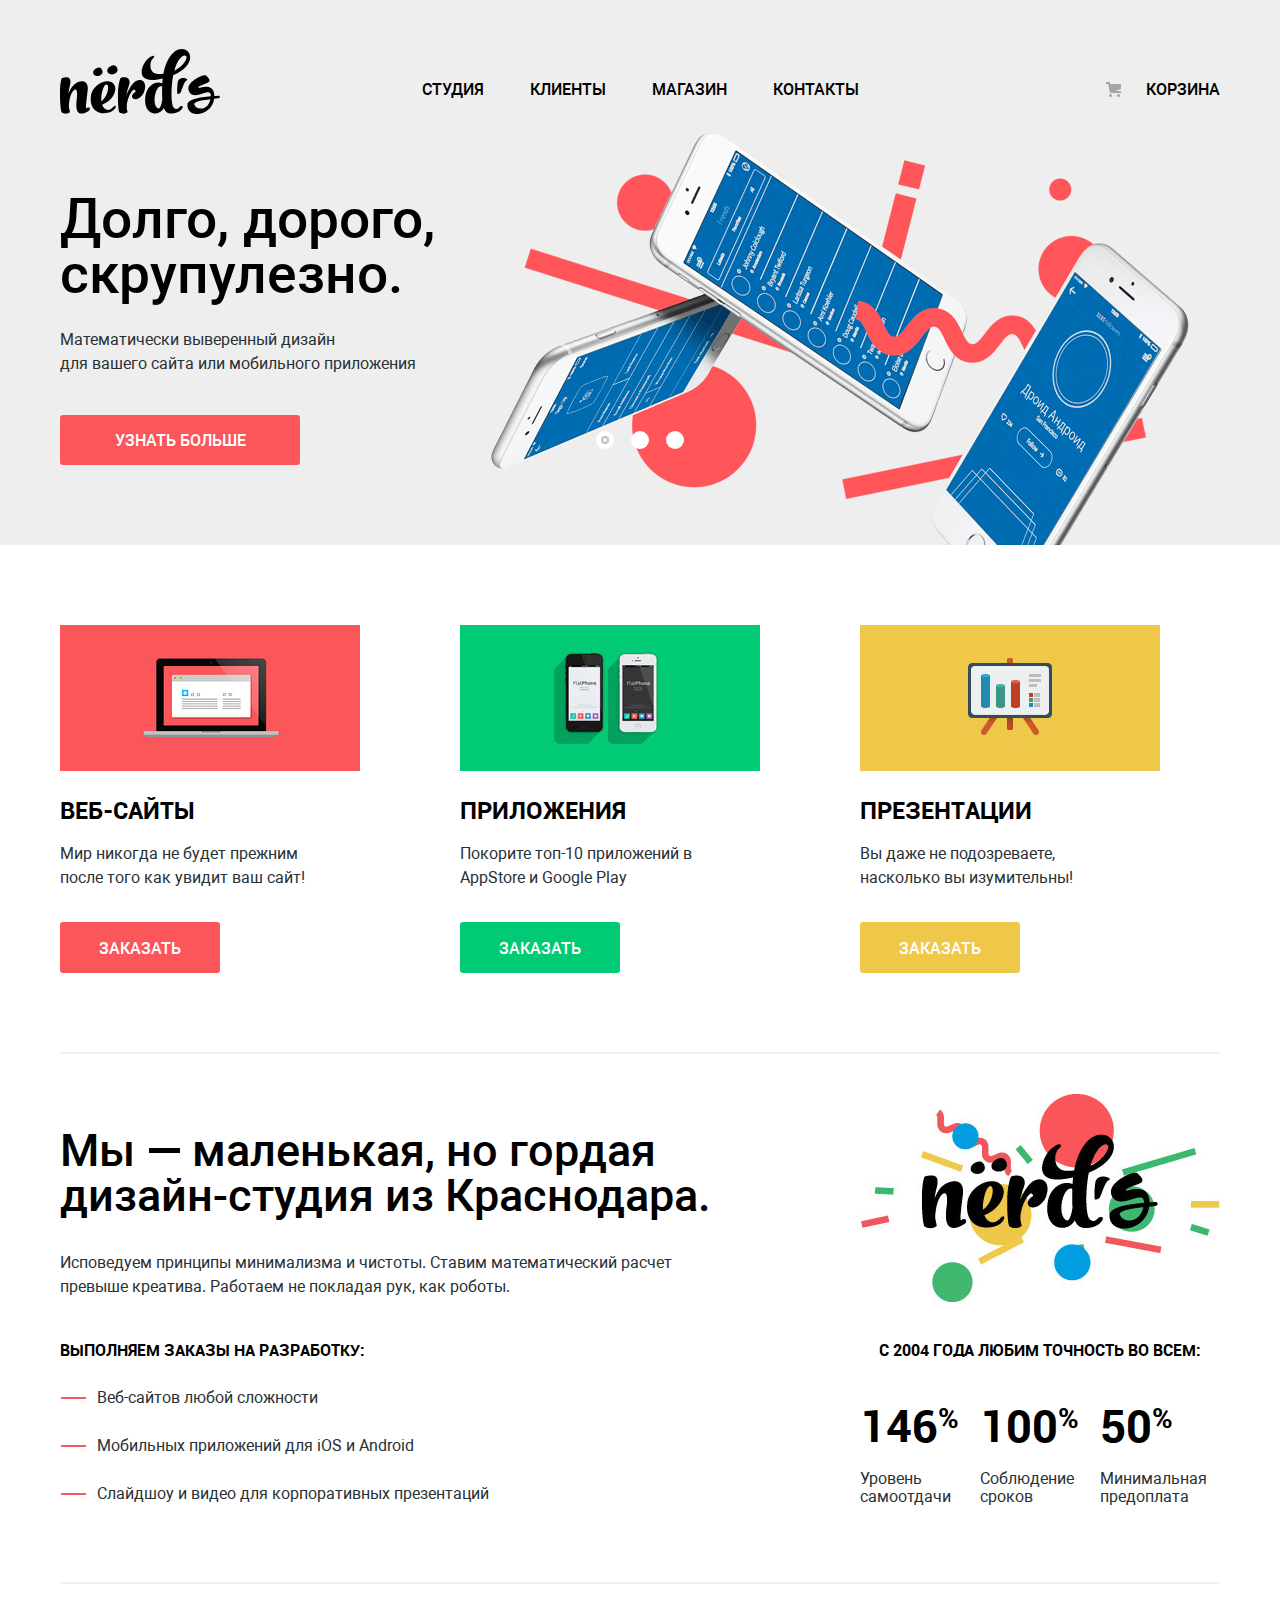
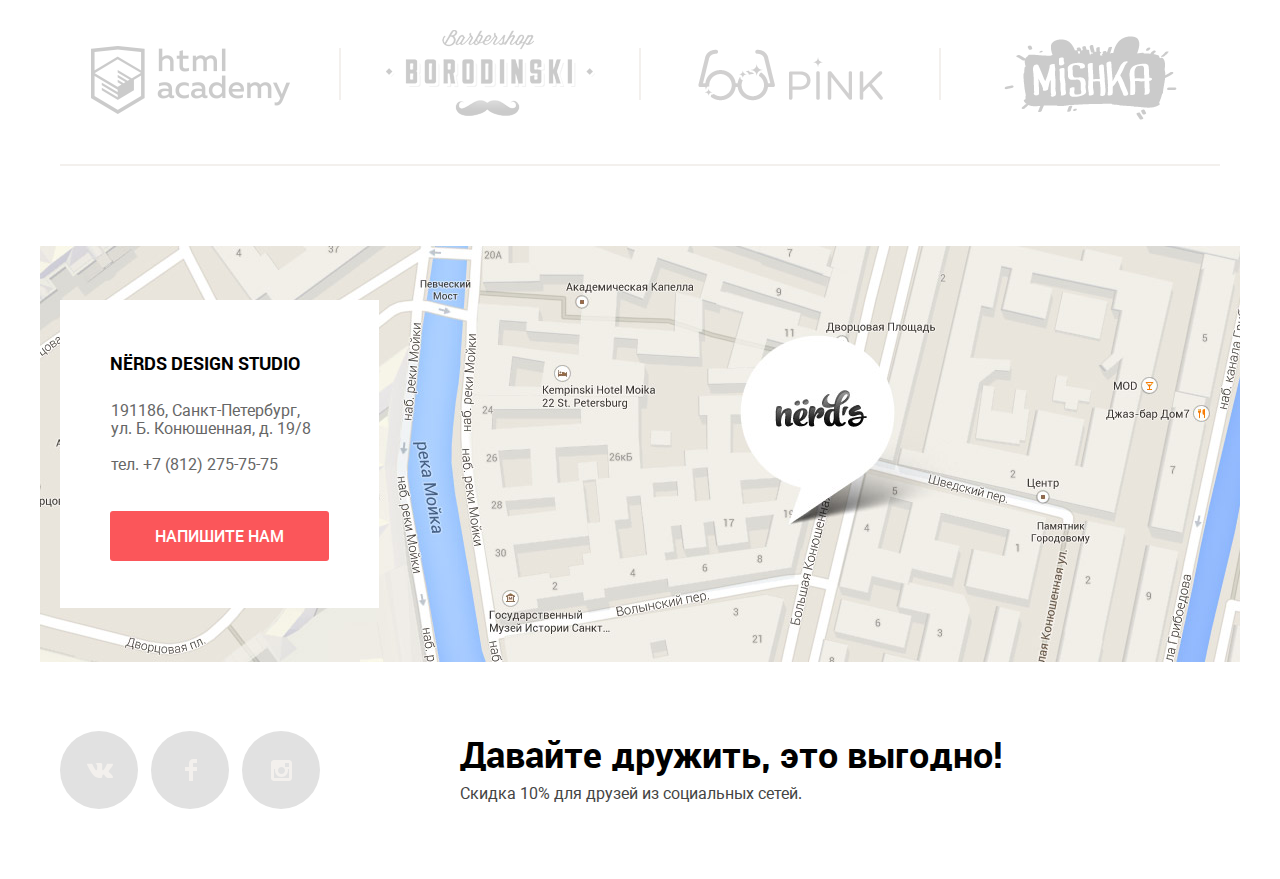
<file: index.html>
<!DOCTYPE html>
<html lang="ru">
	<head>
		<meta charset="UTF-8">
		<title>Дизайн-студия Нёрдс</title>
		<link rel="stylesheet" type="text/css" href="css/style.css">
	</head>
	<body>

		<header class="page-header">
      <div class="container">
        <div class="page-header__wrapper">
          <a class="page-header__logo">
            <img class="page-header__logo-image" src="img/logo.svg" width="160" height="65" alt="Логотип дизайн-студии Нёрдс">
          </a>
          <nav class="main-nav">
            <ul class="main-nav__list sait-list">
              <li class="sait-list__item"><a class="sait-list__link" href="#">Студия</a></li>
              <li class="sait-list__item"><a class="sait-list__link" href="#">Клиенты</a></li>
              <li class="sait-list__item"><a class="sait-list__link" href="catalog.html">Магазин</a></li>
              <li class="sait-list__item"><a class="sait-list__link" href="#">Контакты</a></li>
            </ul>
            <ul class="main-nav__list user-list">
              <li class="user-list__item"><a class="user-list__cart" href="cart.html">Корзина</a></li>
            </ul>
          </nav>
        </div>
      </div>
		</header>

		<main class="page-main">
			<h1 class="visually-hidden">Дизайн-студия Нёрдс</h1>
			<section class="advantages slider">
        <div class="container">
          <h2 class="visually-hidden">Наши преимущества</h2>

          <input class="slider__input slider__input--one visually-hidden" type="radio" name="slide" value="slide-one" id="one" checked="">
          <input class="slider__input slider__input--two visually-hidden" type="radio" name="slide" value="slide-two" id="two">
          <input class="slider__input slider__input--three visually-hidden" type="radio" name="slide" value="slide-three" id="three">

          <div class="slider__controls">
            <label class="slider__label slider__label--one" for="one"><span class="visually-hidden">Первый слайд</span>
            </label>
            <label class="slider__label slider__label--two" for="two"><span class="visually-hidden">Второй слайд</span>
            </label>
            <label class="slider__label slider__label--three" for="three"><span class="visually-hidden">Третий слайд</span>
            </label>
          </div>

          <ul class="slider__list">
            <li class="slider__item slide slide--one">
              <div class="slide__text">
                <b class="slide__title">Долго, дорого, скрупулезно.</b>
                <p class="slide__description slide__description--long">Математически выверенный дизайн<br>для вашего сайта или мобильного приложения</p>
                <a class="slide__button button" href="#">Узнать больше</a>
              </div>
            </li>

            <li class="slider__item slide slide--two">
              <div class="slide__text">
                <b class="slide__title">Любим математику как никто другой</b>
                <p class="slide__description slide__description--math">Никакого креатива, только математические формулы<br>для расчета идеальных пропорций.</p>
                <a class="slide__button button" href="#">Узнать больше</a>
              </div>
            </li>

            <li class="slider__item slide slide--three">
              <div class="slide__text">
                <b class="slide__title">Только ночь,<br>только хардкор</b>
                <p class="slide__description slide__description--night">Работать днем, как все? Мы против этого.<br>Ближе к полуночи работа только начинается.</p>
                <a class="slide__button button" href="#">Узнать больше</a>
              </div>
            </li>
          </ul>
        </div>
      </section>

			<section class="offers">
				<div class="container">
          <h2 class="visually-hidden">Наши предложения</h2>
          <ul class="offers__list">
            <li class="offers__item">
              <h3 class="offers__title">Веб-сайты</h3>
              <img class="offers__image" src="img/illustration-1.jpg" width="300" height="146" alt="Веб-сайты">
              <p class="offers__description">Мир никогда не будет прежним после того как увидит ваш сайт!</p>
              <a class="offers__button offers__button--web button" href="#">Заказать</a>
            </li>
            <li class="offers__item">
              <h3 class="offers__title">Приложения</h3>
              <img class="offers__image" src="img/illustration-2.jpg" width="300" height="146" alt="Приложения">
              <p class="offers__description">Покорите топ-10 приложений в AppStore и Google Play</p>
              <a class="offers__button offers__button--app button" href="#">Заказать</a>
            </li>
            <li class="offers__item">
              <h3 class="offers__title">Презентации</h3>
              <img class="offers__image" src="img/illustration-3.jpg" width="300" height="146" alt="Презентации">
              <p class="offers__description">Вы даже не подозреваете, насколько вы изумительны!</p>
              <a class="offers__button offers__button--present button" href="#">Заказать</a>
            </li>
          </ul>
        </div>
			</section>

			<section class="presentation">
				<div class="container">
          <div class="presentation__wrapper">
            <div class="presentation__header about-us">
              <h2 class="visually-hidden">Немного о нашей дизайн-студии</h2>
              <b class="about-us__lead">Мы <span class="about-us__dash"></span> маленькая, но гордая дизайн-студия из Краснодара.</b>
              <p class="about-us__description">Исповедуем принципы минимализма и чистоты. Ставим математический расчет превыше креатива. Работаем не покладая рук, как роботы.</p>
            </div>

            <div class="presentation__products products">
              <h3 class="products__title">Выполняем заказы на разработку:</h3>
              <ul class="products__list">
                <li class="products__item">Веб-сайтов любой сложности</li>
                <li class="products__item">Мобильных приложений для iOS и Android</li>
                <li class="products__item">Слайдшоу и видео для корпоративных презентаций</li>
              </ul>
            </div>

            <div class="presentation__table statistic">
              <h3 class="statistic__title">С 2004 года любим точность во всем:</h3>
              <table class="statistic__table">
                <tr class="statistic__item">
                  <td class="statistic__text">Уровень самоотдачи</td>
                  <td class="statistic__percent">146<sup>%</sup></td>
                </tr>
                <tr class="statistic__item">
                  <td class="statistic__text">Соблюдение сроков</td>
                  <td class="statistic__percent">100<sup>%</sup></td>
                </tr>
                <tr class="statistic__item">
                  <td class="statistic__text">Минимальная предоплата</td>
                  <td class="statistic__percent">50<sup>%</sup></td>
                </tr>
              </table>
            </div>
          </div>
        </div>
			</section>

			<section class="clients">
				<div class="container">
          <h2 class="visually-hidden">Наши довольные клиенты</h2>
          <ul class="clients__list">
            <li class="clients__item clients__item--academy">
              <a class="clients__link" href="#">
                <img class="clients__image" src="img/academy-logo.png" width="199" height="68" alt="HTML Academy">
              </a>
            </li>
            <li class="clients__item">
              <a class="clients__link" href="#">
                <img class="clients__image" src="img/borodinsky-logo.png" width="209" height="90" alt="Барбершоп Бородинский">
              </a>
            </li>
            <li class="clients__item">
              <a class="clients__link" href="#">
                <img class="clients__image" src="img/pink-logo.png" width="185" height="52" alt="Приложение Пинк">
              </a>
            </li>
            <li class="clients__item clients__item--mishka">
              <a class="clients__link" href="#">
                <img class="clients__image" src="img/mishka-logo.png" width="173" height="84" alt="Магазин игрушек Мишка">
              </a>
            </li>
          </ul>
        </div>
			</section>

			<section class="contacts">
				<h2 class="visually-hidden">Как с нами связаться?</h2>
				<div class="container">
          <div class="contacts__address address">
            <div class="address__wrapper">
              <h3 class="address__title">nёrds design studio</h3>
              <p class="address__text address__text--text">191186, Санкт-Петербург, ул. Б. Конюшенная, д. 19/8</p>
              <p class="address__text address__text--phone">тел. +7 (812) 275-75-75</p>
              <a class="address__button button no-js" href="popup.html">Напишите нам</a>
            </div>
          </div>
        </div>
				<div class="contacts__map map">
          <iframe class="map__iframe" src="https://yandex.ru/map-widget/v1/-/CChCFR9t" allowfullscreen="true"></iframe>
					<img class="map__image" src="img/map-marker.jpg" width="1200" height="416" alt="Офис компании находится по адресу Санкт-Петербург, ул. Б. Конюшенная, д. 19/8">
				</div>
			</section>
		</main>

		<footer class="page-footer">
			<div class="container">
        <div class="page-footer__wrapper">
          <div class="page-footer__social social">
            <ul class="social__list">
              <li class="social__item"><a class="social__link social__link--vk" href="#"><span class="visually-hidden">Мы в Вконтакте</span></a></li>
              <li class="social__item"><a class="social__link social__link--fb" href="#"><span class="visually-hidden">Мы в Фейсбук</span></a></li>
              <li class="social__item"><a class="social__link social__link--inst" href="#"><span class="visually-hidden">Мы в Инстаграм</span></a></li>
            </ul>
          </div>
          <div class="page-footer__lead lead">
            <b class="lead__title">Давайте дружить, это выгодно!</b>
            <p class="lead__description">Скидка 10% для друзей из социальных сетей.</p>
          </div>
        </div>
      </div>
		</footer>

		<section class="popup">
      <div class="popup__layout">
        <div class="popup__wrapper">
          <h2 class="popup__title">Напишите нам</h2>
          <form class="popup__form" method="post" action="https://echo.htmlacademy.ru">
            <ul class="popup__list">
              <li class="popup__item">
                <label class="popup__label" for="name">Ваше имя:</label>
                <input class="popup__input popup__username" type="text" name="name" id="name" placeholder="Имя Фамилия">
              </li>
              <li class="popup__item">
                <label class="popup__label" for="email">Ваш e-mail:</label>
                <input class="popup__input popup__email" type="email" name="email" id="email" placeholder="email@example.com">
              </li>
              <li class="popup__item">
                <label class="popup__label" for="text">Текст письма:</label>
                <textarea class="popup__input popup__textarea" id="text" placeholder="В свободной форме"></textarea>
              </li>
            </ul>
            <button class="popup__button button" type="submit">Отправить</button>
            <button class="popup__close" type="button"><span class="visually-hidden">Закрыть</span></button>
          </form>
        </div>
      </div>
    </section>
    <script type="text/javascript" src="js/popup.js"></script>
	</body>
</html>
</file>
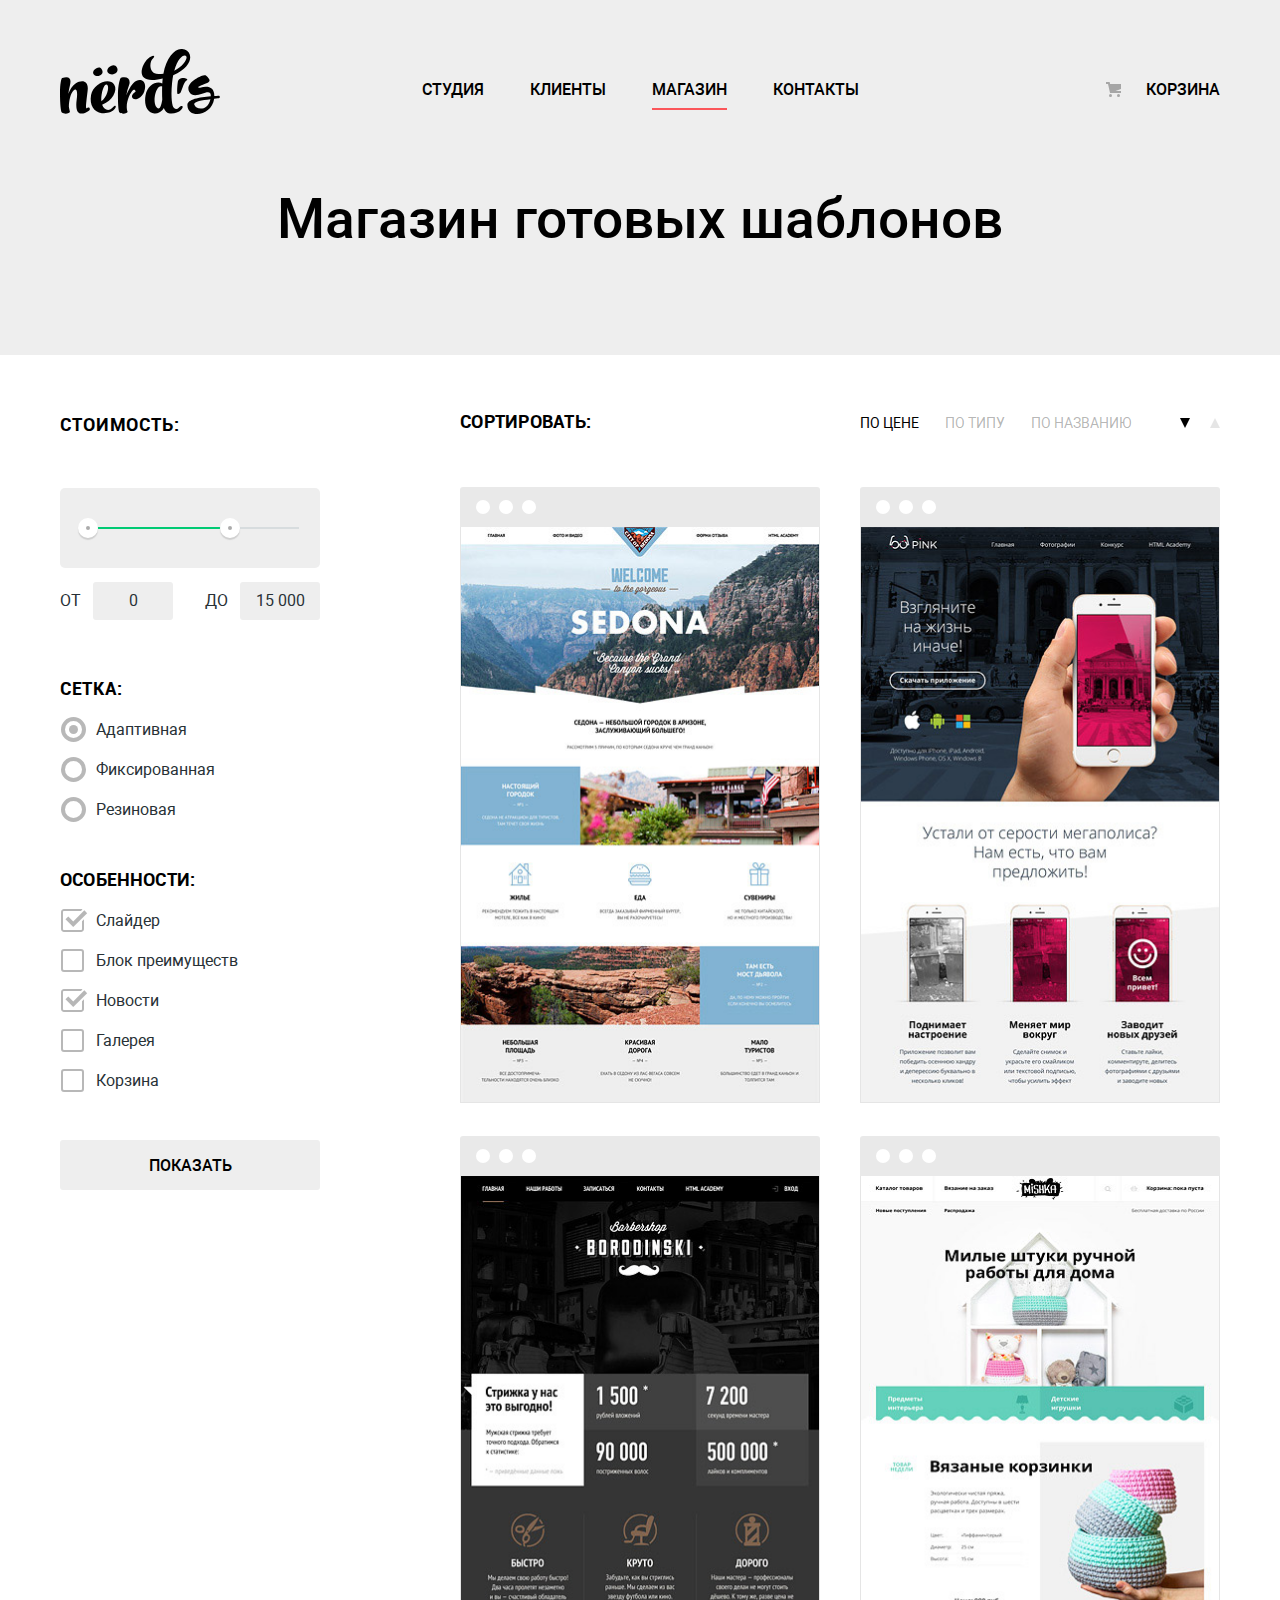
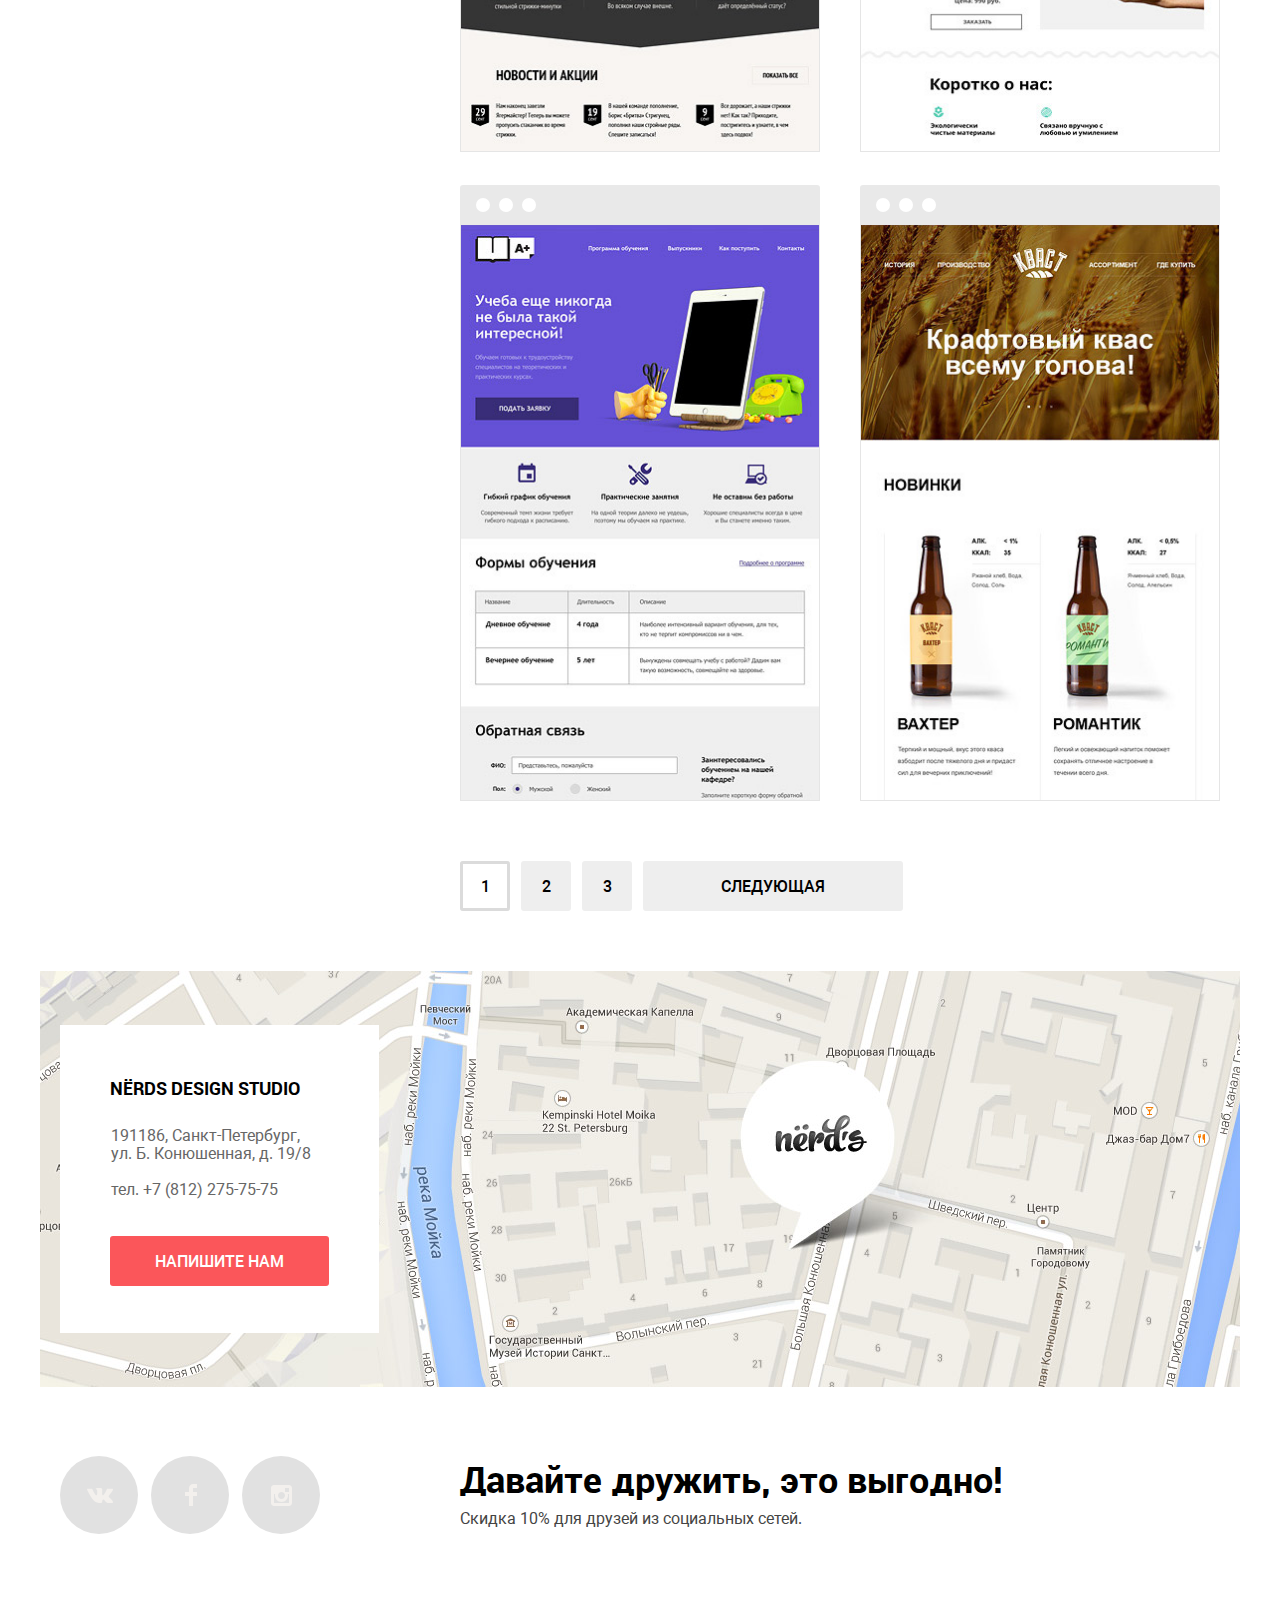
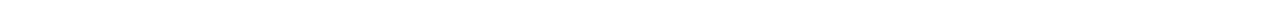
<file: catalog.html>
<!DOCTYPE html>
<html lang="ru">
	<head>
		<meta charset="UTF-8">
		<title>Магазин готовых шаблонов дизайн-студии Нёрдс</title>
		<link rel="stylesheet" type="text/css" href="css/style.css">
	</head>
	<body>

    <header class="page-header">
      <div class="container">
        <div class="page-header__wrapper">
          <a class="page-header__logo" href="index.html">
            <img class="page-header__logo-image" src="img/logo.svg" width="160" height="65" alt="Логотип дизайн-студии Нёрдс">
          </a>
          <nav class="main-nav">
            <ul class="main-nav__list sait-list">
              <li class="sait-list__item"><a class="sait-list__link" href="#">Студия</a></li>
              <li class="sait-list__item"><a class="sait-list__link" href="#">Клиенты</a></li>
              <li class="sait-list__item"><a class="sait-list__link curent">Магазин</a></li>
              <li class="sait-list__item"><a class="sait-list__link" href="#">Контакты</a></li>
            </ul>
            <ul class="main-nav__list user-list">
              <li class="user-list__item"><a class="user-list__cart" href="cart.html">Корзина</a></li>
            </ul>
          </nav>
        </div>
      </div>
    </header>

    <main class="page-main">

      <h1 class="page-main__title page-main__title--catalog">Магазин готовых шаблонов</h1>

      <div class="container">
        <div class="page-main__wrapper">
          <section class="page-main__filters filters">
            <h2 class="visually-hidden">Фильтр шаблонов</h2>

            <form class="filters__form" method="post" action="https://echo.htmlacademy.ru">

              <div class="filters__price price">
                <h3 class="price__title">Стоимость:</h3>
                <div class="price__scale">
                  <div class="price__toggle price__toggle--min"></div>
                  <div class="price__toggle price__toggle--max"></div>
                </div>
                <div class="price__value">
                  <label class="price__label">от
                    <input class="price__input" type="text" name="min-price" placeholder="0" value="">
                  </label>
                  <label class="price__label">до
                    <input class="price__input" type="text" name="max-price" placeholder="15 000" value="">
                  </label>
                </div>
              </div>

              <div class="filters-grid grid">
                <h3 class="grid__title">Сетка:</h3>
                <ul class="grid__list">
                  <li class="grid__item">
                    <input class="grid__input grid__input--adaptive visually-hidden" type="radio" name="grid" value="adaptive" id="adaptive" checked="">
                    <label class="grid__label grid__label--adaptive" for="adaptive">Адаптивная</label>
                  </li>
                  <li class="grid__item">
                    <input class="grid__input grid__input--fix visually-hidden" type="radio" name="grid" value="fix" id="fix">
                    <label class="grid__label grid__label--fix" for="fix">Фиксированная</label>
                  </li>
                  <li class="grid__item">
                    <input class="grid__input grid__input--responsive visually-hidden" type="radio" name="grid" value="responsive" id="responsive">
                    <label class="grid__label grid__label--responsive" for="responsive">Резиновая</label>
                  </li>
                </ul>
              </div>

              <div class="filters-properties properties">
                <h3 class="properties__title">Особенности:</h3>
                <ul class="properties__list">
                  <li class="properties__item">
                    <input class="properties__input properties__input--slider visually-hidden" type="checkbox" name="slider" id="slider" checked="">
                    <label class="properties__label properties__label--slider" for="slider">Слайдер</label>
                  </li>
                  <li class="properties__item">
                    <input class="properties__input properties__input--features visually-hidden" type="checkbox" name="features" id="features">
                    <label class="properties__label properties__label--features" for="features">Блок преимуществ</label>
                  </li>
                  <li class="properties__item">
                    <input class="properties__input properties__input--news visually-hidden" type="checkbox" name="news" id="news" checked="">
                    <label class="properties__label properties__label--news" for="news">Новости</label>
                  </li>
                  <li class="properties__item">
                    <input class="properties__input properties__input--galery visually-hidden" type="checkbox" name="galery" id="galery">
                    <label class="properties__label properties__label--galery" for="galery">Галерея</label>
                  </li>
                  <li class="properties__item">
                    <input class="properties__input properties__input--cart visually-hidden" type="checkbox" name="cart" id="cart">
                    <label class="properties__label properties__label--cart" for="cart">Корзина</label>
                  </li>
                </ul>
              </div>

              <button class="filters__button button" type="submit" name="submit" value="">Показать</button>
            </form>
          </section>

          <section class="page-main__sort sort">
            <h2 class="visually-hidden">Шаблоны</h2>
            <div class="sort__controls">
              <h3 class="sort__title">Сортировать:</h3>
              <ul class="sort__nav controls-list">
                <li class="controls-list__item"><a class="controls-list__link controls-list__link--active" href="#">По цене</a></li>
                <li class="controls-list__item"><a class="controls-list__link" href="#">По типу</a></li>
                <li class="controls-list__item"><a class="controls-list__link" href="#">По названию</a></li>
              </ul>
              <div class="sort__toggles">
                <button class="sort__toggle sort__toggle--down sort__toggle--current" type="button"><span class="visually-hidden">Сортировать от большего к меньшему</span></button>
                <button class="sort__toggle sort__toggle--up" type="button"><span class="visually-hidden">Сортировать от меньшего к большему</span></button>
              </div>
            </div>

            <div class="sort__templates templates">
              <ul class="templates__list">

                <li class="templates__item" tabindex="0">
                  <div class="templates__browser">
                    <div class="templates__browser-buttons"></div>
                  </div>
                  <img class="templates__img" src="img/img-sedona.jpg" width="360" height="576" alt="Седона">
                  <div class="templates__coast coast">
                    <h3 class="coast__title">Sedona</h3>
                    <p class="coast__description coast__description--sedona">Информационный сайт для туристов</p>
                    <a class="coast__button button" href="#">9 900 руб.</a>
                  </div>
                </li>

                <li class="templates__item" tabindex="0">
                  <div class="templates__browser">
                    <div class="templates__browser-buttons"></div>
                  </div>
                  <img class="templates__img" src="img/img-pink.jpg" width="360" height="576" alt="Пинк">
                  <div class="templates__coast coast">
                    <h3 class="coast__title">Pink App</h3>
                    <p class="coast__description coast__description--pink">Продуктовый лендинг приложения для iOS и Android</p>
                    <a class="coast__button button" href="#">9 900 руб.</a>
                  </div>
                </li>

                <li class="templates__item" tabindex="0">
                  <div class="templates__browser">
                    <div class="templates__browser-buttons"></div>
                  </div>
                  <img class="templates__img" src="img/img-barbershop.jpg" width="360" height="576" alt="Бородинский">
                  <div class="templates__coast coast">
                    <h3 class="coast__title">Barbershop</h3>
                    <p class="coast__description coast__description--borodinsky">Сайт салона красоты. Для мужчин, да.</p>
                    <a class="coast__button button" href="#">9 900 руб.</a>
                  </div>
                </li>

                <li class="templates__item" tabindex="0">
                  <div class="templates__browser">
                    <div class="templates__browser-buttons"></div>
                  </div>
                  <img class="templates__img" src="img/img-mishka.jpg" width="360" height="576" alt="Мишка">
                  <div class="templates__coast coast">
                    <h3 class="coast__title">Mishka</h3>
                    <p class="coast__description coast__description--mishka">Интернет-магазин вязаных игрушек</p>
                    <a class="coast__button button" href="#">9 900 руб.</a>
                  </div>
                </li>

                <li class="templates__item" tabindex="0">
                  <div class="templates__browser">
                    <div class="templates__browser-buttons"></div>
                  </div>
                  <img class="templates__img" src="img/img-aplus.jpg" width="360" height="576" alt="Аплюс">
                  <div class="templates__coast coast">
                    <h3 class="coast__title">A Plus</h3>
                    <p class="coast__description coast__description--aplus">Лендинг курсов повышения квалификации</p>
                    <a class="coast__button button" href="#">9 900 руб.</a>
                  </div>
                </li>

                <li class="templates__item" tabindex="0">
                  <div class="templates__browser">
                    <div class="templates__browser-buttons"></div>
                  </div>
                  <img class="templates__img" src="img/img-kvast.jpg" width="360" height="576" alt="Кваст">
                  <div class="templates__coast coast">
                    <h3 class="coast__title">Кваст</h3>
                    <p class="coast__description coast__description--kvast">Промо-сайт производителя крафтового кваса</p>
                    <a class="coast__button button" href="#">9 900 руб.</a>
                  </div>
                </li>
              </ul>
            </div>
            <div class="sort__pagination pagination">
              <ul class="pagination__list">
                <li class="pagination__item"><a class="pagination__link pagination__link--current" href="#">1</a></li>
                <li class="pagination__item"><a class="pagination__link" href="#">2</a></li>
                <li class="pagination__item"><a class="pagination__link" href="#">3</a></li>
                <li class="pagination__item pagination__item--next"><a class="pagination__link pagination__link--next" href="#">Следующая</a></li>
              </ul>
            </div>
          </section>
        </div>
      </div>

      <section class="contacts">
        <h2 class="visually-hidden">Как с нами связаться?</h2>
        <div class="container">
          <div class="contacts__address address">
            <div class="address__wrapper">
              <h3 class="address__title">nёrds design studio</h3>
              <p class="address__text address__text--text">191186, Санкт-Петербург, ул. Б. Конюшенная, д. 19/8</p>
              <p class="address__text address__text--phone">тел. +7 (812) 275-75-75</p>
              <a class="address__button button" href="#">Напишите нам</a>
            </div>
          </div>
        </div>
        <div class="contacts__map map">
          <iframe class="map__iframe" src="https://yandex.ru/map-widget/v1/-/CChCFR9t" allowfullscreen="true"></iframe>
          <img class="map__image" src="img/map-marker.jpg" width="1200" height="416" alt="Офис компании находится по адресу Санкт-Петербург, ул. Б. Конюшенная, д. 19/8">
        </div>
      </section>
    </main>

    <footer class="page-footer">
      <div class="container">
        <div class="page-footer__wrapper">
          <div class="page-footer__social social">
            <ul class="social__list">
              <li class="social__item"><a class="social__link social__link--vk" href="#"><span class="visually-hidden">Мы в Вконтакте</span></a></li>
              <li class="social__item"><a class="social__link social__link--fb" href="#"><span class="visually-hidden">Мы в Фейсбук</span></a></li>
              <li class="social__item"><a class="social__link social__link--inst" href="#"><span class="visually-hidden">Мы в Инстаграм</span></a></li>
            </ul>
          </div>
          <div class="page-footer__lead lead">
            <b class="lead__title">Давайте дружить, это выгодно!</b>
            <p class="lead__description">Скидка 10% для друзей из социальных сетей.</p>
          </div>
        </div>
      </div>
    </footer>

    <section class="popup no-js">
      <div class="popup__layout">
        <div class="popup__wrapper">
          <h2 class="popup__title">Напишите нам</h2>
          <form class="popup__form" method="post" action="https://echo.htmlacademy.ru">
            <ul class="popup__list">
              <li class="popup__item">
                <label class="popup__label" for="name">Ваше имя:</label>
                <input class="popup__input popup__username" type="text" name="name" id="name" placeholder="Имя Фамилия">
              </li>
              <li class="popup__item">
                <label class="popup__label" for="email">Ваш e-mail:</label>
                <input class="popup__input popup__email" type="email" name="email" id="email" placeholder="email@example.com">
              </li>
              <li class="popup__item">
                <label class="popup__label" for="text">Текст письма:</label>
                <textarea class="popup__input popup__textarea" id="text" placeholder="В свободной форме"></textarea>
              </li>
            </ul>
            <button class="popup__button button" type="submit">Отправить</button>
            <button class="popup__close" type="button"><span class="visually-hidden">Закрыть</span></button>
          </form>
        </div>
      </div>
    </section>
    <script type="text/javascript" src="js/popup.js"></script>
	</body>
</html>
</file>
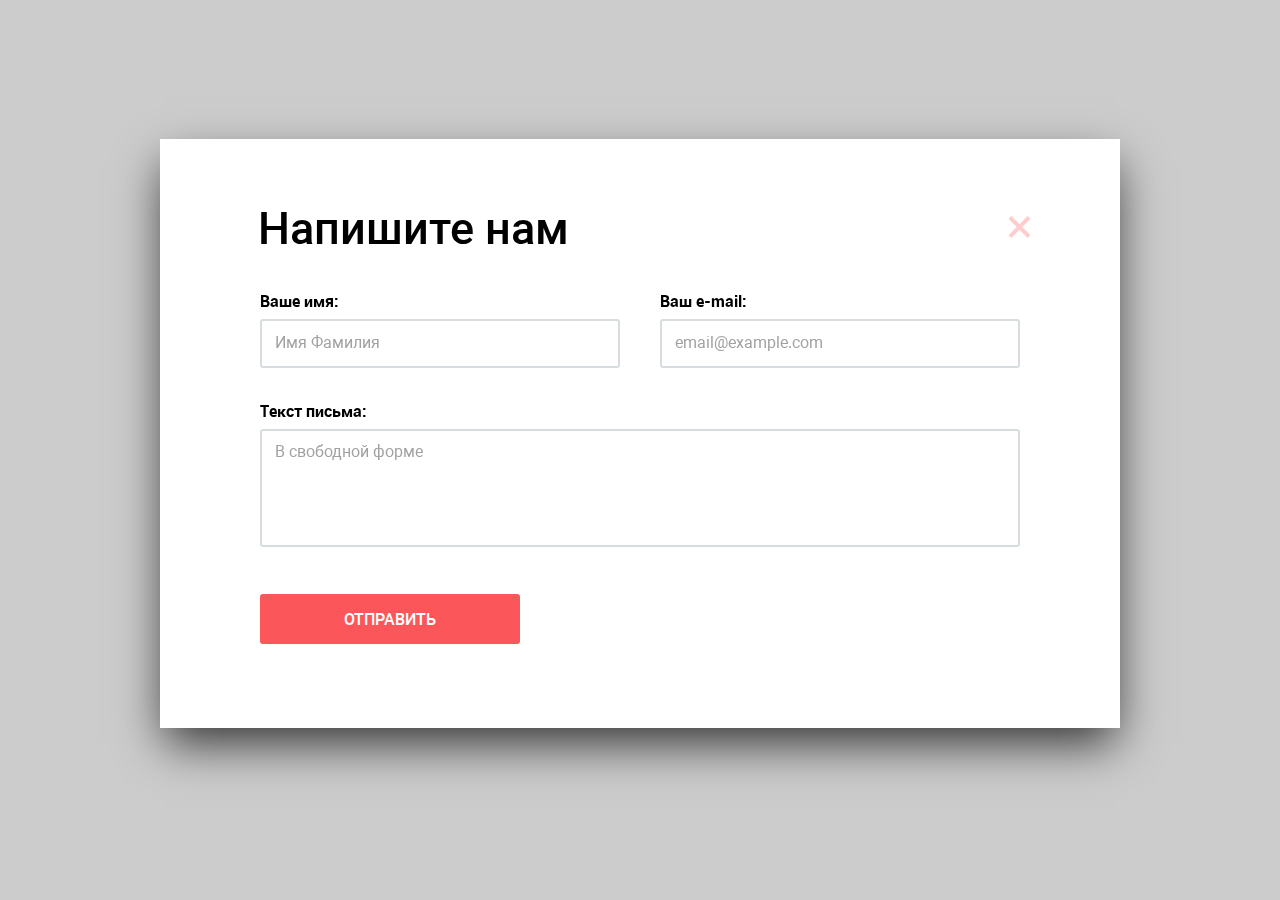
<file: popup.html>
<!DOCTYPE html>
<html lang="ru">
<head>
  <meta charset="UTF-8">
  <title>Напишите нам!</title>
  <link rel="stylesheet" type="text/css" href="css/style.css">
</head>
<body>
  <section class="popup popup__no-js">
      <div class="popup__layout">
        <div class="popup__wrapper">
          <h2 class="popup__title">Напишите нам</h2>
          <form class="popup__form" method="post" action="https://echo.htmlacademy.ru">
            <ul class="popup__list">
              <li class="popup__item">
                <label class="popup__label" for="name">Ваше имя:</label>
                <input class="popup__input popup__username" type="text" name="name" id="name" placeholder="Имя Фамилия">
              </li>
              <li class="popup__item">
                <label class="popup__label" for="email">Ваш e-mail:</label>
                <input class="popup__input popup__email" type="email" name="email" id="email" placeholder="email@example.com">
              </li>
              <li class="popup__item">
                <label class="popup__label" for="text">Текст письма:</label>
                <textarea class="popup__input popup__textarea" id="text" placeholder="В свободной форме"></textarea>
              </li>
            </ul>
            <button class="popup__button button" type="submit">Отправить</button>
            <button class="popup__close" type="button"><span class="visually-hidden">Закрыть</span></button>
          </form>
        </div>
      </div>
    </section>
</body>
</html>
</file>
<file: css/style.css>
/* stylelint-disable */
/*! normalize.css v3.0.1 | MIT License | git.io/normalize */
html {
  font-family: sans-serif;
  -ms-text-size-adjust: 100%;
  -webkit-text-size-adjust: 100%;
}
body {
  margin: 0;
}
article,
aside,
details,
figcaption,
figure,
footer,
header,
hgroup,
main,
nav,
section,
summary {
  display: block;
}
audio,
canvas,
progress,
video {
  display: inline-block;
  vertical-align: baseline;
}
audio:not([controls]) {
  display: none;
  height: 0;
}
[hidden],
template {
  display: none;
}
a {
  background: transparent;
}
a:active,
a:hover {
  outline: 0;
}
abbr[title] {
  border-bottom: 1px dotted;
}
b,
strong {
  font-weight: bold;
}
dfn {
  font-style: italic;
}
h1 {
  font-size: 2em;
  margin: 0.67em 0;
}
mark {
  background: #ff0;
  color: #000;
}
small {
  font-size: 80%;
}
sub,
sup {
  font-size: 75%;
  line-height: 0;
  position: relative;
  vertical-align: baseline;
}
sup {
  top: -0.5em;
}
sub {
  bottom: -0.25em;
}
img {
  border: 0;
}
svg:not(:root) {
  overflow: hidden;
}
figure {
  margin: 1em 40px;
}
hr {
  -webkit-box-sizing: content-box;
          box-sizing: content-box;
  height: 0;
}
pre {
  overflow: auto;
}
code,
kbd,
pre,
samp {
  font-family: monospace, monospace;
  font-size: 1em;
}
button,
input,
optgroup,
select,
textarea {
  color: inherit;
  font: inherit;
  margin: 0;
}
button {
  overflow: visible;
}
button,
select {
  text-transform: none;
}
button,
html input[type="button"] {
  -webkit-appearance: button;
  cursor: pointer;
}
button[disabled],
html input[disabled] {
  cursor: default;
}
button input::-moz-focus-inner {
  border: 0;
  padding: 0;
}
input {
  line-height: normal;
}
input[type="reset"],
input[type="submit"] {
  -webkit-appearance: button;
  cursor: pointer;
}
input[type="checkbox"],
input[type="radio"] {
  -webkit-box-sizing: border-box;
          box-sizing: border-box;
  padding: 0;
}
input[type="number"]::-webkit-inner-spin-button,
input[type="number"]::-webkit-outer-spin-button {
  height: auto;
}
input[type="search"] {
  -webkit-appearance: textfield;
  -webkit-box-sizing: content-box;
  box-sizing: content-box;
}
input[type="search"]::-webkit-search-cancel-button,
input[type="search"]::-webkit-search-decoration {
  -webkit-appearance: none;
}
fieldset {
  border: 1px solid #c0c0c0;
  margin: 0 2px;
  padding: 0.35em 0.625em 0.75em;
}
legend {
  border: 0;
  padding: 0;
}
textarea {
  overflow: auto;
}
optgroup {
  font-weight: bold;
}
table {
  border-collapse: collapse;
  border-spacing: 0;
}
td,
th {
  padding: 0;
}
@font-face {
  font-weight: 400;
  font-family: "Roboto";
  font-style: normal;
  src: url("../fonts/roboto.woff2") format("woff2"), url("../fonts/roboto.woff") format("woff");
  font-display: swap;
}
@font-face {
  font-weight: 500;
  font-family: "Roboto";
  font-style: normal;
  src: url("../fonts/robotomedium.woff2") format("woff2"), url("../fonts/robotomedium.woff") format("woff");
  font-display: swap;
}
@font-face {
  font-weight: 700;
  font-family: "Roboto";
  font-style: normal;
  src: url("../fonts/robotobold.woff2") format("woff2"), url("../fonts/robotobold.woff") format("woff");
  font-display: swap;
}
body {
  position: relative;
  font-family: "Roboto", "Arial", sans-serif;
  font-weight: 400;
}
img {
  max-width: 100%;
  height: auto;
}
.visually-hidden {
  position: absolute;
  width: 1px;
  height: 1px;
  margin: -1px;
  border: 0;
  padding: 0;
  white-space: nowrap;
  -webkit-clip-path: inset(100%);
          clip-path: inset(100%);
  clip: rect(0 0 0 0);
  overflow: hidden;
}
.container {
  width: 1200px;
  margin: 0 auto;
  padding: 0 20px;
  -webkit-box-sizing: border-box;
          box-sizing: border-box;
}
.curent {
  -webkit-box-shadow: inset 0 -2px 0 0 #fb565a;
          box-shadow: inset 0 -2px 0 0 #fb565a;
}
.page-header {
  background-color: #eeeeee;
}
.page-header__wrapper {
  display: -webkit-box;
  display: -ms-flexbox;
  display: flex;
  -webkit-box-pack: justify;
      -ms-flex-pack: justify;
          justify-content: space-between;
  padding-top: 49px;
}
.page-header__logo[href]:hover {
  opacity: 0.8;
}
.page-header__logo[href]:focus {
  opacity: 0.8;
}
.page-header__logo[href]:active {
  opacity: 0.3;
}
.page-header__logo-image {
  display: block;
  width: 160px;
  height: 65px;
}
.sait-list {
  display: -webkit-box;
  display: -ms-flexbox;
  display: flex;
  -ms-flex-wrap: wrap;
      flex-wrap: wrap;
  width: 500px;
  list-style: none;
  margin: 0;
  margin-left: 162px;
  padding: 0;
}
.sait-list__item {
  margin-right: 46px;
}
.sait-list__item:last-child {
  margin-right: 0;
}
.sait-list__link {
  display: block;
  padding-top: 26px;
  padding-bottom: 5px;
  font-size: 16px;
  font-weight: 500;
  color: #000000;
  line-height: 30px;
  text-transform: uppercase;
  text-decoration: none;
}
.sait-list__link:hover {
  color: #fb565a;
}
.sait-list__link:focus {
  color: #fb565a;
}
.sait-list__link:active {
  color: rgba(0, 0, 0, 0.3);
}
.user-list {
  display: -webkit-box;
  display: -ms-flexbox;
  display: flex;
  -ms-flex-wrap: wrap;
      flex-wrap: wrap;
  width: 260px;
  list-style: none;
  margin: 0;
  padding: 0;
}
.user-list__item {
  margin-left: auto;
}
.user-list__cart {
  position: relative;
  display: block;
  padding-top: 26px;
  padding-bottom: 5px;
  padding-left: 40px;
  font-size: 16px;
  font-weight: 500;
  color: #000000;
  line-height: 30px;
  text-transform: uppercase;
  text-decoration: none;
}
.user-list__cart::before {
  content: "";
  position: absolute;
  width: 15px;
  height: 15px;
  top: 33px;
  left: 0;
  background-image: url("../img/cart-icon.svg");
}
.user-list__cart:hover {
  color: #fb565a;
}
.user-list__cart:focus {
  color: #fb565a;
}
.user-list__cart:active {
  color: rgba(0, 0, 0, 0.3);
}
.slider {
  margin-bottom: 80px;
  position: relative;
  background-color: #eeeeee;
}
.slider__list {
  list-style: none;
  margin: 0;
  padding: 0;
}
.slider__controls {
  position: absolute;
  left: 50%;
  bottom: 96px;
  width: 88px;
  height: 18px;
  -webkit-transform: translateX(-50%);
          transform: translateX(-50%);
}
.slider__label {
  position: relative;
  cursor: pointer;
}
.slider__label::before {
  content: "";
  position: absolute;
  width: 18px;
  height: 18px;
  background-color: #ffffff;
  border-radius: 50%;
}
.slider__label::after {
  content: "";
  position: absolute;
  top: 5px;
  width: 4px;
  height: 4px;
  border: 2px solid #c1c1c1;
  border-radius: 50%;
}
.slider__label--two::before {
  left: 35px;
}
.slider__label--three::before {
  left: 70px;
}
.slider__label--one::after {
  display: none;
  left: 5px;
}
.slider__label--two::after {
  display: none;
  left: 40px;
}
.slider__label--three::after {
  display: none;
  left: 75px;
}
.slider__input--one:focus ~ .slider__controls .slider__label--one::before {
  outline: 2px solid #9cbef5;
}
.slider__input--two:focus ~ .slider__controls .slider__label--two::before {
  outline: 2px solid #9cbef5;
}
.slider__input--three:focus ~ .slider__controls .slider__label--three::before {
  outline: 2px solid #9cbef5;
}
.slider__input--one:checked ~ .slider__controls .slider__label--one::after {
  display: block;
}
.slider__input--two:checked ~ .slider__controls .slider__label--two::after {
  display: block;
}
.slider__input--three:checked ~ .slider__controls .slider__label--three::after {
  display: block;
}
.slide {
  background-repeat: no-repeat;
}
.slide--one {
  display: none;
  background-image: url("../img/slide1.png");
  background-position: bottom right 31px;
}
.slide--two {
  display: none;
  background-image: url("../img/slide2.png");
  background-position: bottom right 1px;
}
.slide--three {
  display: none;
  background-image: url("../img/slide3.png");
  background-position: bottom 1px right;
}
.slide__text {
  width: 560px;
  padding-top: 78px;
}
.slide__title {
  display: block;
  margin: 0;
  padding: 0;
  margin-bottom: 26px;
  font-size: 55px;
  font-weight: 500;
  color: #000000;
  line-height: 55px;
}
.slide__description {
  margin: 0;
  padding: 0;
  margin-bottom: 39px;
  font-size: 16px;
  font-weight: 400;
  color: #283136;
  line-height: 24px;
}
.slide__button {
  display: inline-block;
  width: 240px;
  text-align: center;
  padding: 17px 0 15px;
  margin-bottom: 80px;
  background-color: #fb565a;
  border-radius: 3px;
}
.slide__button:hover {
  background-color: #e74246;
}
.slide__button:focus {
  background-color: #e74246;
}
.slide__button:active {
  color: rgba(255, 255, 255, 0.3);
  background-color: #d7373b;
  -webkit-box-shadow: inset 0 3px 0 0 rgba(0, 1, 1, 0.1);
          box-shadow: inset 0 3px 0 0 rgba(0, 1, 1, 0.1);
}
.slider__input--one:checked ~ .slider__list .slide--one {
  display: block;
}
.slider__input--two:checked ~ .slider__list .slide--two {
  display: block;
}
.slider__input--three:checked ~ .slider__list .slide--three {
  display: block;
}
.button {
  font-family: "Roboto";
  font-size: 16px;
  font-weight: 500;
  line-height: 18px;
  color: #ffffff;
  text-transform: uppercase;
  text-decoration: none;
  vertical-align: middle;
  text-align: center;
}
.offers {
  margin-bottom: 40px;
}
.offers__list {
  display: -webkit-box;
  display: -ms-flexbox;
  display: flex;
  list-style: none;
  margin: 0;
  padding: 0;
  -webkit-box-shadow: inset 0 -2px 0 0 #f3f0ed;
          box-shadow: inset 0 -2px 0 0 #f3f0ed;
}
.offers__item {
  display: -webkit-box;
  display: -ms-flexbox;
  display: flex;
  -webkit-box-orient: vertical;
  -webkit-box-direction: normal;
      -ms-flex-direction: column;
          flex-direction: column;
  width: 300px;
  margin-right: 100px;
  -webkit-box-sizing: border-box;
          box-sizing: border-box;
}
.offers__item:last-child {
  margin-right: 0;
}
.offers__image {
  display: block;
  width: 300px;
  height: 146px;
  margin-bottom: 25px;
  -webkit-box-ordinal-group: 0;
      -ms-flex-order: -1;
          order: -1;
}
.offers__title {
  padding: 0;
  margin: 0;
  margin-bottom: 16px;
  font-size: 24px;
  font-weight: 700;
  color: #000000;
  line-height: 30px;
  text-transform: uppercase;
}
.offers__description {
  padding: 0;
  padding-right: 40px;
  margin: 0;
  margin-bottom: 32px;
  font-size: 16px;
  font-weight: 400;
  color: #283136;
  line-height: 24px;
}
.offers__button {
  width: 160px;
  padding: 0;
  padding: 18px 0 15px;
  margin: 0;
  margin-bottom: 81px;
  border-radius: 3px;
}
.offers__button:active {
  color: rgba(255, 255, 255, 0.3);
  -webkit-box-shadow: inset 0 3px 0 0 rgba(0, 1, 1, 0.1);
          box-shadow: inset 0 3px 0 0 rgba(0, 1, 1, 0.1);
}
.offers__button--web {
  background-color: #fb565a;
}
.offers__button--web:hover {
  background-color: #e74246;
}
.offers__button--web:focus {
  background-color: #e74246;
}
.offers__button--web:active {
  background-color: #d7373b;
}
.offers__button--app {
  background-color: #00ca74;
}
.offers__button--app:hover {
  background-color: #00bc6c;
}
.offers__button--app:focus {
  background-color: #00bc6c;
}
.offers__button--app:active {
  background-color: #00aa62;
}
.offers__button--present {
  background-color: #efc84a;
}
.offers__button--present:hover {
  background-color: #eab534;
}
.offers__button--present:focus {
  background-color: #eab534;
}
.offers__button--present:active {
  background-color: #e5a722;
}
.presentation__wrapper {
  display: -webkit-box;
  display: -ms-flexbox;
  display: flex;
  -ms-flex-wrap: wrap;
      flex-wrap: wrap;
  -webkit-box-pack: justify;
      -ms-flex-pack: justify;
          justify-content: space-between;
  padding-bottom: 65px;
  -webkit-box-shadow: inset 0 -2px 0 0 #f3f0ed;
          box-shadow: inset 0 -2px 0 0 #f3f0ed;
}
.presentation__header {
  width: 100%;
  min-height: 208px;
  padding-right: 500px;
  margin-bottom: 36px;
  background-color: #ffffff;
  background-image: url("../img/nerds-illustration.jpg");
  background-repeat: no-repeat;
  background-position: top right;
}
.presentation__products {
  width: 460px;
}
.presentation__table {
  width: 360px;
}
.about-us__lead {
  display: block;
  padding-top: 34px;
  margin-bottom: 33px;
  font-size: 45px;
  font-weight: 500;
  color: #000000;
  line-height: 45px;
}
.about-us__dash {
  display: inline-block;
  position: relative;
  width: 35px;
  height: 38px;
}
.about-us__dash::before {
  content: "";
  position: absolute;
  top: 20px;
  right: 1px;
  width: 31px;
  height: 5px;
  background-color: #000000;
}
.about-us__description {
  margin: 0;
  padding: 0;
  font-size: 16px;
  font-weight: 400;
  color: #283136;
  line-height: 24px;
}
.products {
  display: -webkit-box;
  display: -ms-flexbox;
  display: flex;
  -webkit-box-orient: vertical;
  -webkit-box-direction: normal;
      -ms-flex-direction: column;
          flex-direction: column;
}
.products__title {
  margin: 0;
  margin-bottom: 24px;
  padding: 0;
  font-size: 16px;
  font-weight: 700;
  color: #000000;
  line-height: 24px;
  text-transform: uppercase;
}
.products__list {
  padding: 0;
  padding-left: 37px;
  margin: 0;
  list-style: none;
}
.products__item {
  position: relative;
  padding: 0;
  margin: 0;
  margin-bottom: 24px;
  font-size: 16px;
  font-weight: 400;
  color: #283136;
  line-height: 24px;
}
.products__item::before {
  content: "";
  position: absolute;
  top: 11px;
  left: -36px;
  width: 25px;
  height: 2px;
  background-color: #fb565a;
}
.products__item:last-child {
  margin-bottom: 0;
}
.statistic {
  display: -webkit-box;
  display: -ms-flexbox;
  display: flex;
  -webkit-box-orient: vertical;
  -webkit-box-direction: normal;
      -ms-flex-direction: column;
          flex-direction: column;
  -webkit-box-align: center;
      -ms-flex-align: center;
          align-items: center;
}
.statistic__table tbody {
  display: -webkit-box;
  display: -ms-flexbox;
  display: flex;
  -ms-flex-wrap: wrap;
      flex-wrap: wrap;
}
.statistic__title {
  margin: 0;
  margin-bottom: 36px;
  padding: 0;
  font-size: 16px;
  font-weight: 700;
  color: #000000;
  line-height: 24px;
  text-transform: uppercase;
}
.statistic__item {
  display: -webkit-box;
  display: -ms-flexbox;
  display: flex;
  -webkit-box-orient: vertical;
  -webkit-box-direction: normal;
      -ms-flex-direction: column;
          flex-direction: column;
  width: 120px;
  margin-bottom: 13px;
}
.statistic__text {
  -webkit-box-ordinal-group: 2;
      -ms-flex-order: 1;
          order: 1;
}
.statistic__percent {
  margin-bottom: 15px;
}
.statistic__text {
  font-size: 16px;
  font-weight: 400;
  color: #283136;
  line-height: 18px;
}
.statistic__percent {
  font-size: 45px;
  font-weight: 700;
  color: #000000;
}
.statistic__percent sup {
  font-size: 28px;
}
.clients {
  margin-bottom: 80px;
}
.clients__list {
  display: -webkit-box;
  display: -ms-flexbox;
  display: flex;
  -ms-flex-wrap: wrap;
      flex-wrap: wrap;
  padding: 0;
  margin: 0;
  list-style: none;
  -webkit-box-shadow: inset 0 -2px 0 0 #f3f0ed;
          box-shadow: inset 0 -2px 0 0 #f3f0ed;
}
.clients__item {
  position: relative;
  display: -webkit-box;
  display: -ms-flexbox;
  display: flex;
  width: 260px;
  height: 182px;
  padding-left: 1px;
  margin-right: 40px;
  -webkit-box-sizing: border-box;
          box-sizing: border-box;
}
.clients__item--academy {
  padding-top: 10px;
}
.clients__item--mishka {
  padding-top: 5px;
}
.clients__item:nth-child(4n) {
  margin-right: 0;
}
.clients__item::after {
  content: "";
  position: absolute;
  top: 64px;
  right: -21px;
  width: 2px;
  height: 52px;
  background-color: #f3f0ed;
}
.clients__item:last-child::after {
  display: none;
}
.clients__link {
  margin: auto;
}
.clients__link:hover img {
  opacity: 1;
}
.clients__link:focus img {
  opacity: 1;
}
.clients__link:active img {
  opacity: 0.1;
}
.clients__image {
  display: block;
  opacity: 0.2;
}
.address {
  position: relative;
  z-index: 1;
}
.address__wrapper {
  width: 319px;
  padding: 0 50px;
  padding-top: 49px;
  position: absolute;
  left: 0;
  top: 54px;
  background-color: #ffffff;
  -webkit-box-sizing: border-box;
          box-sizing: border-box;
}
.address__title {
  padding: 0;
  margin: 0;
  margin-bottom: 23px;
  font-size: 18px;
  font-weight: 700;
  color: #000000;
  line-height: 30px;
  text-transform: uppercase;
}
.address__text {
  padding: 0;
  padding-left: 1px;
  padding-right: 10px;
  margin: 0;
  font-size: 16px;
  font-weight: 400;
  color: #666666;
  line-height: 18px;
}
.address__text--text {
  margin-bottom: 18px;
}
.address__text--phone {
  margin-bottom: 37px;
}
.address__button {
  display: block;
  width: 219px;
  padding: 17px 0 15px;
  margin-bottom: 47px;
  background-color: #fb565a;
  border-radius: 3px;
}
.address__button:hover {
  background-color: #e74246;
}
.address__button:focus {
  background-color: #e74246;
}
.address__button:active {
  color: rgba(255, 255, 255, 0.3);
  background-color: #d7373b;
  -webkit-box-shadow: inset 0 3px 0 0 rgba(0, 1, 1, 0.1);
          box-shadow: inset 0 3px 0 0 rgba(0, 1, 1, 0.1);
}
.map {
  position: relative;
  width: 100%;
  height: 416px;
}
.map__image {
  display: block;
  width: 1200px;
  height: 416px;
  margin: 0 auto;
}
.map__iframe {
  position: absolute;
  top: 0;
  left: 0;
  width: 100%;
  height: 416px;
  padding: 0;
  margin: 0;
  border: none;
}
.page-footer__wrapper {
  display: -webkit-box;
  display: -ms-flexbox;
  display: flex;
  padding-top: 69px;
  padding-bottom: 70px;
  -webkit-box-sizing: border-box;
          box-sizing: border-box;
}
.lead {
  width: 760px;
}
.lead__title {
  display: block;
  padding-top: 6px;
  margin-bottom: 10px;
  font-size: 36px;
  font-weight: 700;
  color: #000000;
  line-height: 36px;
}
.lead__description {
  padding: 0;
  margin: 0;
  font-size: 16px;
  font-weight: 400;
  color: #444444;
  line-height: 22px;
}
.social {
  width: 260px;
  margin-right: 140px;
}
.social__list {
  display: -webkit-box;
  display: -ms-flexbox;
  display: flex;
  -ms-flex-wrap: wrap;
      flex-wrap: wrap;
  list-style: none;
  margin: 0;
  padding: 0;
}
.social__item {
  margin-right: 13px;
}
.social__item:nth-child(3n) {
  margin-right: 0;
}
.social__item:nth-child(n + 4) {
  margin-top: 13px;
}
.social__link {
  position: relative;
  display: block;
  width: 78px;
  height: 78px;
  background-color: #e1e1e1;
  border-radius: 50%;
}
.social__link::before {
  content: "";
  position: absolute;
  background-repeat: no-repeat;
}
.social__link:hover {
  background-color: #e74246;
}
.social__link:focus {
  background-color: #e74246;
}
.social__link:active {
  background-color: #d7373b;
  -webkit-box-shadow: inset 0 3px 0 0 rgba(0, 1, 1, 0.1);
          box-shadow: inset 0 3px 0 0 rgba(0, 1, 1, 0.1);
}
.social__link--vk::before {
  width: 26px;
  height: 15px;
  top: 32px;
  left: 27px;
  background-image: url("../img/vk-icon.svg");
}
.social__link--vk:active::before {
  opacity: 0.3;
}
.social__link--fb::before {
  width: 12px;
  height: 22px;
  top: 28px;
  left: 34px;
  background-image: url("../img/fb-icon.svg");
}
.social__link--fb:active::before {
  opacity: 0.3;
}
.social__link--inst::before {
  width: 21px;
  height: 21px;
  top: 29px;
  left: 29px;
  background-image: url("../img/insta-icon.svg");
}
.social__link--inst:active::before {
  opacity: 0.3;
}
.popup {
  display: none;
}
.popup__wrapper {
  display: block;
  -webkit-box-orient: vertical;
  -webkit-box-direction: normal;
      -ms-flex-direction: column;
          flex-direction: column;
  position: fixed;
  left: 50%;
  bottom: 172px;
  margin-left: -480px;
  width: 960px;
  padding-top: 67px;
  background-color: #ffffff;
  z-index: 2;
  -webkit-box-sizing: border-box;
          box-sizing: border-box;
  -webkit-box-shadow: 0 20px 45px -5px rgba(0, 1, 1, 0.75);
          box-shadow: 0 20px 45px -5px rgba(0, 1, 1, 0.75);
}
.popup__layout {
  position: fixed;
  top: 0;
  left: 0;
  width: 100%;
  height: 100%;
  background-color: rgba(0, 0, 0, 0.2);
  z-index: 2;
}
.popup__form {
  padding: 0;
  padding: 0 100px;
  margin: 0;
}
.popup__title {
  padding: 0;
  padding-left: 98px;
  margin: 0;
  margin-bottom: 41px;
  font-size: 45px;
  font-weight: 500;
  color: #000000;
  line-height: 45px;
}
.popup__list {
  display: -webkit-box;
  display: -ms-flexbox;
  display: flex;
  -ms-flex-wrap: wrap;
      flex-wrap: wrap;
  -webkit-box-pack: justify;
      -ms-flex-pack: justify;
          justify-content: space-between;
  padding: 0;
  margin: 0;
  margin-bottom: 9px;
  list-style: none;
}
.popup__item {
  margin-bottom: 34px;
}
.popup__item:last-child {
  width: 100%;
}
.popup__label {
  display: block;
  margin-bottom: 9px;
  font-size: 16px;
  font-weight: 700;
  color: #000000;
  line-height: 18px;
}
.popup__input {
  width: 360px;
  padding: 13px;
  padding-bottom: 14px;
  font-size: 16px;
  font-weight: 400;
  color: #444444;
  line-height: 18px;
  border: 2px solid #d7dcde;
  border-radius: 3px;
  -webkit-box-sizing: border-box;
          box-sizing: border-box;
}
.popup__input:hover {
  border-color: #b4b9bb;
}
.popup__input:focus {
  border-color: #000000;
  outline: none;
}
.popup__input::-webkit-input-placeholder {
  font-size: 16px;
  font-weight: 400;
  color: rgba(68, 68, 68, 0.5);
  line-height: 18px;
}
.popup__input::-moz-placeholder {
  font-size: 16px;
  font-weight: 400;
  color: rgba(68, 68, 68, 0.5);
  line-height: 18px;
}
.popup__input:-ms-input-placeholder {
  font-size: 16px;
  font-weight: 400;
  color: rgba(68, 68, 68, 0.5);
  line-height: 18px;
}
.popup__input::-ms-input-placeholder {
  font-size: 16px;
  font-weight: 400;
  color: rgba(68, 68, 68, 0.5);
  line-height: 18px;
}
.popup__input::placeholder {
  font-size: 16px;
  font-weight: 400;
  color: rgba(68, 68, 68, 0.5);
  line-height: 18px;
}
.popup__textarea {
  width: 100%;
  min-height: 118px;
  padding-top: 12px;
  resize: none;
}
.popup__button {
  min-width: 260px;
  padding: 17px 0 15px;
  margin-bottom: 84px;
  background-color: #fb565a;
  border: none;
  border-radius: 3px;
}
.popup__button:hover {
  background-color: #e74246;
}
.popup__button:focus {
  background-color: #e74246;
}
.popup__button:active {
  color: rgba(255, 255, 255, 0.3);
  background-color: #d7373b;
  -webkit-box-shadow: inset 0 3px 0 0 rgba(0, 1, 1, 0.1);
          box-shadow: inset 0 3px 0 0 rgba(0, 1, 1, 0.1);
}
.popup__close {
  position: absolute;
  top: 75px;
  right: 87px;
  width: 27px;
  height: 27px;
  background-color: #ffffff;
  border: none;
}
.popup__close::before {
  position: absolute;
  top: 11px;
  left: 0;
  content: "";
  width: 27px;
  height: 4px;
  background-color: #fecccd;
  -webkit-transform: rotate(45deg);
          transform: rotate(45deg);
}
.popup__close::after {
  position: absolute;
  top: 11px;
  left: 0;
  content: "";
  width: 27px;
  height: 4px;
  background-color: #fecccd;
  -webkit-transform: rotate(-45deg);
          transform: rotate(-45deg);
}
.popup__close:hover::before {
  background-color: #fb565a;
}
.popup__close:hover::after {
  background-color: #fb565a;
}
.popup__close:focus::before {
  background-color: #fb565a;
}
.popup__close:focus::after {
  background-color: #fb565a;
}
.popup__close:active::before {
  background-color: #ffeeee;
}
.popup__close:active::after {
  background-color: #ffeeee;
}
@-webkit-keyframes showPopup {
  0% {
    -webkit-transform: scaleX(0) translateX(-1000px);
            transform: scaleX(0) translateX(-1000px);
  }
  100% {
    -webkit-transform: scale(1);
            transform: scale(1);
  }
}
@keyframes showPopup {
  0% {
    -webkit-transform: scaleX(0) translateX(-1000px);
            transform: scaleX(0) translateX(-1000px);
  }
  100% {
    -webkit-transform: scale(1);
            transform: scale(1);
  }
}
@-webkit-keyframes errorPopup {
  0% {
    -webkit-transform: translateX(-30px);
            transform: translateX(-30px);
  }
  20% {
    -webkit-transform: translateX(30px);
            transform: translateX(30px);
  }
  40% {
    -webkit-transform: translateX(-20px);
            transform: translateX(-20px);
  }
  60% {
    -webkit-transform: translateX(20px);
            transform: translateX(20px);
  }
  80% {
    -webkit-transform: translateX(-10px);
            transform: translateX(-10px);
  }
  100% {
    -webkit-transform: translateX(10px);
            transform: translateX(10px);
  }
}
@keyframes errorPopup {
  0% {
    -webkit-transform: translateX(-30px);
            transform: translateX(-30px);
  }
  20% {
    -webkit-transform: translateX(30px);
            transform: translateX(30px);
  }
  40% {
    -webkit-transform: translateX(-20px);
            transform: translateX(-20px);
  }
  60% {
    -webkit-transform: translateX(20px);
            transform: translateX(20px);
  }
  80% {
    -webkit-transform: translateX(-10px);
            transform: translateX(-10px);
  }
  100% {
    -webkit-transform: translateX(10px);
            transform: translateX(10px);
  }
}
.popup__show {
  display: block;
}
.popup__slide {
  -webkit-animation: showPopup 0.6s;
          animation: showPopup 0.6s;
}
.popup__error {
  -webkit-animation: errorPopup 0.6s;
          animation: errorPopup 0.6s;
}
.popup__no-js {
  display: block;
}
.page-main__wrapper {
  display: -webkit-box;
  display: -ms-flexbox;
  display: flex;
  -webkit-box-pack: justify;
      -ms-flex-pack: justify;
          justify-content: space-between;
  padding-top: 55px;
}
.page-main__title--catalog {
  margin: 0;
  padding: 0 150px;
  padding-top: 78px;
  padding-bottom: 108px;
  background-color: #eeeeee;
  text-align: center;
  font-size: 55px;
  font-weight: 500;
  color: #000000;
  line-height: 55px;
  -webkit-box-sizing: border-box;
          box-sizing: border-box;
}
.price {
  margin-bottom: 54px;
}
.price__title {
  padding: 0;
  margin: 0;
  margin-bottom: 48px;
  font-size: 18px;
  font-weight: 700;
  color: #000000;
  line-height: 30px;
  text-transform: uppercase;
  letter-spacing: 0.05em;
}
.price__value {
  display: -webkit-box;
  display: -ms-flexbox;
  display: flex;
  -webkit-box-pack: justify;
      -ms-flex-pack: justify;
          justify-content: space-between;
}
.price__label {
  font-size: 16px;
  font-weight: 400;
  color: #283136;
  line-height: 22px;
  text-transform: uppercase;
}
.price__input {
  width: 80px;
  padding: 9px 15px 10px;
  margin-left: 8px;
  background-color: #eeeeee;
  border: none;
  border-radius: 3px;
  -webkit-box-sizing: border-box;
          box-sizing: border-box;
}
.price__input::-webkit-input-placeholder {
  font-size: 16px;
  font-weight: 400;
  color: #283136;
  line-height: 22px;
  text-align: center;
  vertical-align: middle;
}
.price__input::-moz-placeholder {
  font-size: 16px;
  font-weight: 400;
  color: #283136;
  line-height: 22px;
  text-align: center;
  vertical-align: middle;
}
.price__input:-ms-input-placeholder {
  font-size: 16px;
  font-weight: 400;
  color: #283136;
  line-height: 22px;
  text-align: center;
  vertical-align: middle;
}
.price__input::-ms-input-placeholder {
  font-size: 16px;
  font-weight: 400;
  color: #283136;
  line-height: 22px;
  text-align: center;
  vertical-align: middle;
}
.price__input::placeholder {
  font-size: 16px;
  font-weight: 400;
  color: #283136;
  line-height: 22px;
  text-align: center;
  vertical-align: middle;
}
.price__scale {
  position: relative;
  height: 80px;
  margin-bottom: 14px;
  background-color: #eeeeee;
  border-radius: 5px;
}
.price__scale::before {
  content: "";
  position: absolute;
  top: 39px;
  left: 28px;
  width: 211px;
  height: 2px;
  background-color: #d7dcde;
}
.price__scale::after {
  content: "";
  position: absolute;
  top: 39px;
  left: 28px;
  width: 142px;
  height: 2px;
  background-color: #00ca74;
}
.price__toggle {
  position: absolute;
  top: 30px;
  width: 20px;
  height: 20px;
  border: 8px solid #ffffff;
  border-radius: 50%;
  background-color: #ababab;
  -webkit-box-sizing: border-box;
          box-sizing: border-box;
  -webkit-box-shadow: 0 2px 1px 0 #cfcfcf;
          box-shadow: 0 2px 1px 0 #cfcfcf;
  z-index: 1;
  cursor: pointer;
}
.price__toggle--min {
  left: 18px;
}
.price__toggle--max {
  left: 160px;
}
.grid {
  margin-bottom: 43px;
}
.grid__title {
  padding: 0;
  margin: 0;
  margin-bottom: 13px;
  font-size: 18px;
  font-weight: 700;
  color: #000000;
  line-height: 30px;
  text-transform: uppercase;
  letter-spacing: 0.04em;
}
.grid__list {
  list-style: none;
  margin: 0;
  padding: 0;
}
.grid__item {
  padding: 0;
  margin: 0;
  margin-bottom: 15px;
}
.grid__item:last-child {
  margin-bottom: 0;
}
.grid__label {
  display: block;
  position: relative;
  padding-left: 36px;
  padding-top: 3px;
  padding-bottom: 2px;
  font-size: 16px;
  font-weight: 400;
  color: #283136;
  line-height: 20px;
  cursor: pointer;
}
.grid__label::before {
  content: "";
  position: absolute;
  top: 0px;
  left: 1px;
  width: 25px;
  height: 25px;
  border: 4px solid rgba(77, 77, 77, 0.4);
  border-radius: 50%;
  -webkit-box-sizing: border-box;
          box-sizing: border-box;
}
.grid__label::after {
  display: none;
  content: "";
  position: absolute;
  top: 8px;
  left: 9px;
  width: 9px;
  height: 9px;
  background-color: rgba(77, 77, 77, 0.4);
  border-radius: 50%;
}
.grid__label:hover::before {
  border-color: #4d4d4d;
}
.grid__label:hover::after {
  background-color: #4d4d4d;
}
.grid__input:focus + .grid__label::before {
  border-color: #4d4d4d;
  outline: 2px solid #9cbef5;
}
.grid__input:focus + .grid__label::after {
  background-color: #4d4d4d;
}
.grid__input--adaptive:checked ~ .grid__label--adaptive::after {
  display: block;
}
.grid__input--fix:checked ~ .grid__label--fix::after {
  display: block;
}
.grid__input--responsive:checked ~ .grid__label--responsive::after {
  display: block;
}
.properties {
  margin-bottom: 47px;
}
.properties__title {
  padding: 0;
  margin: 0;
  margin-bottom: 14px;
  font-size: 18px;
  font-weight: 700;
  color: #000000;
  line-height: 30px;
  text-transform: uppercase;
  letter-spacing: 0.01em;
}
.properties__list {
  list-style: none;
  margin: 0;
  padding: 0;
}
.properties__item {
  padding: 0;
  margin: 0;
  margin-bottom: 16px;
}
.properties__item:last-child {
  margin-bottom: 0;
}
.properties__label {
  display: block;
  position: relative;
  padding-left: 36px;
  padding-top: 2px;
  padding-bottom: 2px;
  font-size: 16px;
  font-weight: 400;
  color: #283136;
  line-height: 20px;
  cursor: pointer;
}
.properties__label::before {
  content: "";
  position: absolute;
  top: 0px;
  left: 1px;
  width: 23px;
  height: 23px;
  border: 2px solid rgba(77, 77, 77, 0.4);
  border-radius: 3px;
  -webkit-box-sizing: border-box;
          box-sizing: border-box;
}
.properties__label::after {
  display: none;
  content: "";
  position: absolute;
  top: 0px;
  left: 1px;
  width: 27px;
  height: 23px;
  background-image: url(../img/checkbox-on.svg);
  background-repeat: no-repeat;
  opacity: 0.4;
}
.properties__label:hover::before {
  border-color: #4d4d4d;
}
.properties__label:hover::after {
  opacity: 1;
}
.properties__input:focus + .properties__label::before {
  border-color: #4d4d4d;
  outline: 2px solid #9cbef5;
}
.properties__input:focus + .properties__label::after {
  opacity: 1;
  outline: 2px solid #9cbef5;
}
.properties__input--slider:checked ~ .properties__label--slider::before {
  display: none;
}
.properties__input--features:checked ~ .properties__label--features::before {
  display: none;
}
.properties__input--news:checked ~ .properties__label--news::before {
  display: none;
}
.properties__input--galery:checked ~ .properties__label--galery::before {
  display: none;
}
.properties__input--cart:checked ~ .properties__label--cart::before {
  display: none;
}
.properties__input--slider:checked ~ .properties__label--slider::after {
  display: block;
}
.properties__input--features:checked ~ .properties__label--features::after {
  display: block;
}
.properties__input--news:checked ~ .properties__label--news::after {
  display: block;
}
.properties__input--galery:checked ~ .properties__label--galery::after {
  display: block;
}
.properties__input--cart:checked ~ .properties__label--cart::after {
  display: block;
}
.filters {
  width: 260px;
}
.filters__form {
  display: -webkit-box;
  display: -ms-flexbox;
  display: flex;
  -webkit-box-orient: vertical;
  -webkit-box-direction: normal;
      -ms-flex-direction: column;
          flex-direction: column;
}
.filters__button {
  padding: 17px 0 15px;
  color: #000000;
  background-color: #eeeeee;
  border: none;
  border-radius: 3px;
}
.filters__button:hover {
  background-color: #dfdfdf;
}
.filters__button:focus {
  background-color: #dfdfdf;
}
.filters__button:active {
  color: rgba(0, 0, 0, 0.3);
  background-color: #d5d5d5;
  -webkit-box-shadow: inset 0 3px 0 0 rgba(0, 1, 1, 0.1);
          box-shadow: inset 0 3px 0 0 rgba(0, 1, 1, 0.1);
}
.sort {
  width: 760px;
  padding-top: 3px;
}
.sort__controls {
  display: -webkit-box;
  display: -ms-flexbox;
  display: flex;
  margin-bottom: 55px;
}
.sort__title {
  margin: 0;
  padding: 0;
  margin-right: auto;
  font-size: 18px;
  font-weight: 700;
  color: #000000;
  line-height: 18px;
  text-transform: uppercase;
  letter-spacing: 0.015em;
}
.sort__pagination {
  display: -webkit-box;
  display: -ms-flexbox;
  display: flex;
  margin-bottom: 60px;
}
.sort__toggles {
  display: -webkit-box;
  display: -ms-flexbox;
  display: flex;
  -webkit-box-align: center;
      -ms-flex-align: center;
          align-items: center;
  -webkit-box-pack: justify;
      -ms-flex-pack: justify;
          justify-content: space-between;
  width: 60px;
}
.sort__toggle {
  padding: 0;
  margin: 0;
  margin-left: 20px;
  -webkit-box-sizing: border-box;
          box-sizing: border-box;
  background-color: transparent;
  border-color: rgba(0, 0, 0, 0.1);
  border-style: solid;
}
.sort__toggle--current {
  border-color: #000000;
}
.sort__toggle--down {
  border-top-width: 10px;
  border-bottom: none;
  border-left: 5px solid transparent;
  border-right: 5px solid transparent;
}
.sort__toggle--down:hover {
  border-top-color: rgba(0, 0, 0, 0.6);
}
.sort__toggle--down:active {
  border-top-color: #000000;
}
.sort__toggle--up {
  border-top: none;
  border-bottom-width: 10px;
  border-left: 5px solid transparent;
  border-right: 5px solid transparent;
}
.sort__toggle--up:hover {
  border-bottom-color: rgba(0, 0, 0, 0.6);
}
.sort__toggle--up:active {
  border-bottom-color: #000000;
}
.controls-list {
  display: -webkit-box;
  display: -ms-flexbox;
  display: flex;
  width: 300px;
  list-style: none;
  margin: 0;
  padding: 0;
}
.controls-list__item {
  margin-right: 26px;
}
.controls-list__link {
  font-size: 14px;
  font-weight: 400;
  color: rgba(0, 0, 0, 0.3);
  line-height: 18px;
  text-transform: uppercase;
  text-decoration: none;
}
.controls-list__link:hover {
  color: rgba(0, 0, 0, 0.6);
}
.controls-list__link:active {
  color: #000000;
}
.controls-list__link--active {
  color: #000000;
}
.templates {
  margin-bottom: 27px;
}
.templates__list {
  display: -webkit-box;
  display: -ms-flexbox;
  display: flex;
  -ms-flex-wrap: wrap;
      flex-wrap: wrap;
  -webkit-box-pack: justify;
      -ms-flex-pack: justify;
          justify-content: space-between;
  list-style: none;
  margin: 0;
  padding: 0;
}
.templates__item {
  position: relative;
  margin-bottom: 33px;
}
.templates__item:hover {
  -webkit-box-shadow: 0 5px 10px 0px rgba(0, 0, 0, 0.25);
          box-shadow: 0 5px 10px 0px rgba(0, 0, 0, 0.25);
}
.templates__item:focus-within {
  -webkit-box-shadow: 0 5px 10px 0px rgba(0, 0, 0, 0.25);
          box-shadow: 0 5px 10px 0px rgba(0, 0, 0, 0.25);
}
.templates__item:hover .templates__browser {
  background-color: #4d4d4d;
}
.templates__item:focus-within .templates__browser {
  background-color: #4d4d4d;
}
.templates__browser {
  display: -webkit-box;
  display: -ms-flexbox;
  display: flex;
  height: 40px;
  background-color: #e9e9e9;
  border-radius: 3px 3px 0 0;
}
.templates__browser-buttons {
  position: relative;
  width: 14px;
  height: 14px;
  margin: auto 16px;
  background-color: #ffffff;
  border-radius: 50%;
}
.templates__browser-buttons::before {
  content: "";
  width: 14px;
  height: 14px;
  position: absolute;
  left: 23px;
  background-color: #ffffff;
  border-radius: 50%;
}
.templates__browser-buttons::after {
  content: "";
  width: 14px;
  height: 14px;
  position: absolute;
  left: 46px;
  background-color: #ffffff;
  border-radius: 50%;
}
.templates__link {
  display: block;
}
.templates__img {
  display: block;
  width: 360px;
  height: 576px;
  border: 1px solid #e5e5e5;
  border-top: none;
  -webkit-box-sizing: border-box;
          box-sizing: border-box;
}
.coast {
  display: none;
  -webkit-box-orient: vertical;
  -webkit-box-direction: normal;
      -ms-flex-direction: column;
          flex-direction: column;
  -webkit-box-align: center;
      -ms-flex-align: center;
          align-items: center;
  position: absolute;
  bottom: 0;
  left: 0;
  width: 100%;
  background-color: #eeeeee;
  z-index: 1;
}
.coast__title {
  padding: 0;
  padding-top: 27px;
  margin: 0;
  margin-bottom: 15px;
  font-size: 18px;
  font-weight: 700;
  line-height: 30px;
  text-transform: uppercase;
  text-align: center;
}
.coast__description {
  padding: 0 65px;
  margin: 0;
  margin-bottom: 30px;
  font-size: 16px;
  font-weight: 400;
  line-height: 18px;
  color: #666666;
  text-align: center;
}
.coast__description--sedona {
  padding: 0 80px;
}
.coast__description--borodinsky {
  padding: 0 90px;
}
.coast__description--mishka {
  padding: 0 90px;
}
.coast__button {
  width: 200px;
  padding: 17px 0 15px;
  margin-bottom: 43px;
  text-align: center;
  background-color: #fb565a;
  border-radius: 4px;
  cursor: pointer;
}
.coast__button:hover {
  background-color: #e74246;
}
.coast__button:focus {
  background-color: #e74246;
}
.coast__button:active {
  color: rgba(255, 255, 255, 0.3);
  background-color: #d7373b;
  -webkit-box-shadow: inset 0 3px 0 0 rgba(0, 1, 1, 0.1);
          box-shadow: inset 0 3px 0 0 rgba(0, 1, 1, 0.1);
}
.templates__item:hover .coast {
  display: -webkit-box;
  display: -ms-flexbox;
  display: flex;
}
.templates__item:focus-within .coast {
  display: -webkit-box;
  display: -ms-flexbox;
  display: flex;
}
.pagination__list {
  display: -webkit-box;
  display: -ms-flexbox;
  display: flex;
  -ms-flex-wrap: wrap;
      flex-wrap: wrap;
  list-style: none;
  margin: 0;
  padding: 0;
}
.pagination__item {
  display: -webkit-box;
  display: -ms-flexbox;
  display: flex;
  width: 50px;
  height: 50px;
  margin-right: 11px;
  background-color: #eeeeee;
  border-radius: 3px;
  -webkit-box-sizing: border-box;
          box-sizing: border-box;
}
.pagination__item:last-child {
  margin-right: 0;
}
.pagination__item:hover {
  background-color: #dfdfdf;
}
.pagination__item:active {
  background-color: #d5d5d5;
  -webkit-box-shadow: inset 0 3px 0 0 rgba(0, 1, 1, 0.1);
          box-shadow: inset 0 3px 0 0 rgba(0, 1, 1, 0.1);
}
.pagination__item--next {
  width: 260px;
}
.pagination__link {
  display: block;
  width: 100%;
  padding-top: 17px;
  padding-left: 21px;
  font-size: 16px;
  font-weight: 500;
  color: #000000;
  line-height: 18px;
  text-transform: uppercase;
  text-decoration: none;
  -webkit-box-sizing: border-box;
          box-sizing: border-box;
}
.pagination__link--current {
  padding-top: 14px;
  padding-left: 18px;
  background-color: #ffffff;
  border: 3px solid #dbdbdb;
  border-radius: 3px;
}
.pagination__link--next {
  padding-left: 78px;
}
.pagination__link:active {
  color: rgba(0, 0, 0, 0.3);
}
.main-nav {
  display: -webkit-box;
  display: -ms-flexbox;
  display: flex;
  width: 960px;
  -webkit-box-pack: justify;
      -ms-flex-pack: justify;
          justify-content: space-between;
}

/*# sourceMappingURL=style.css.map */
</file>
